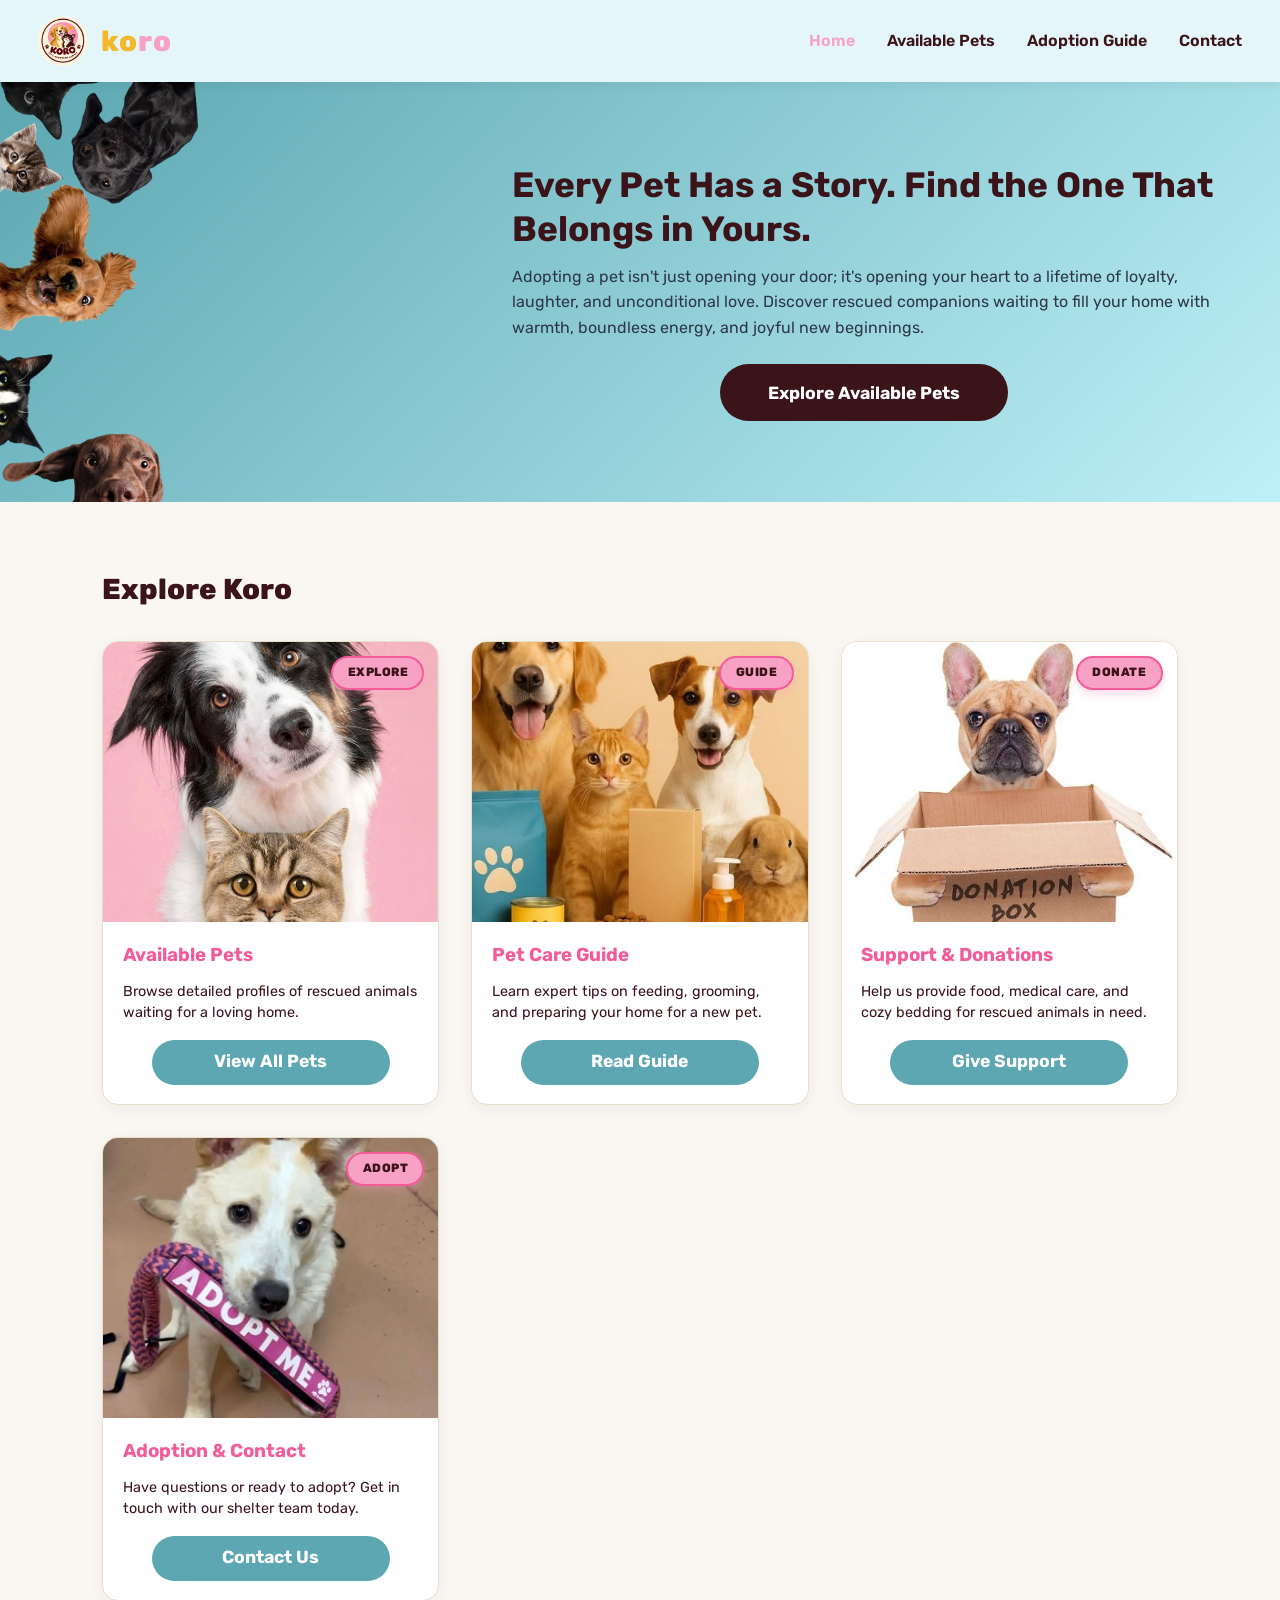
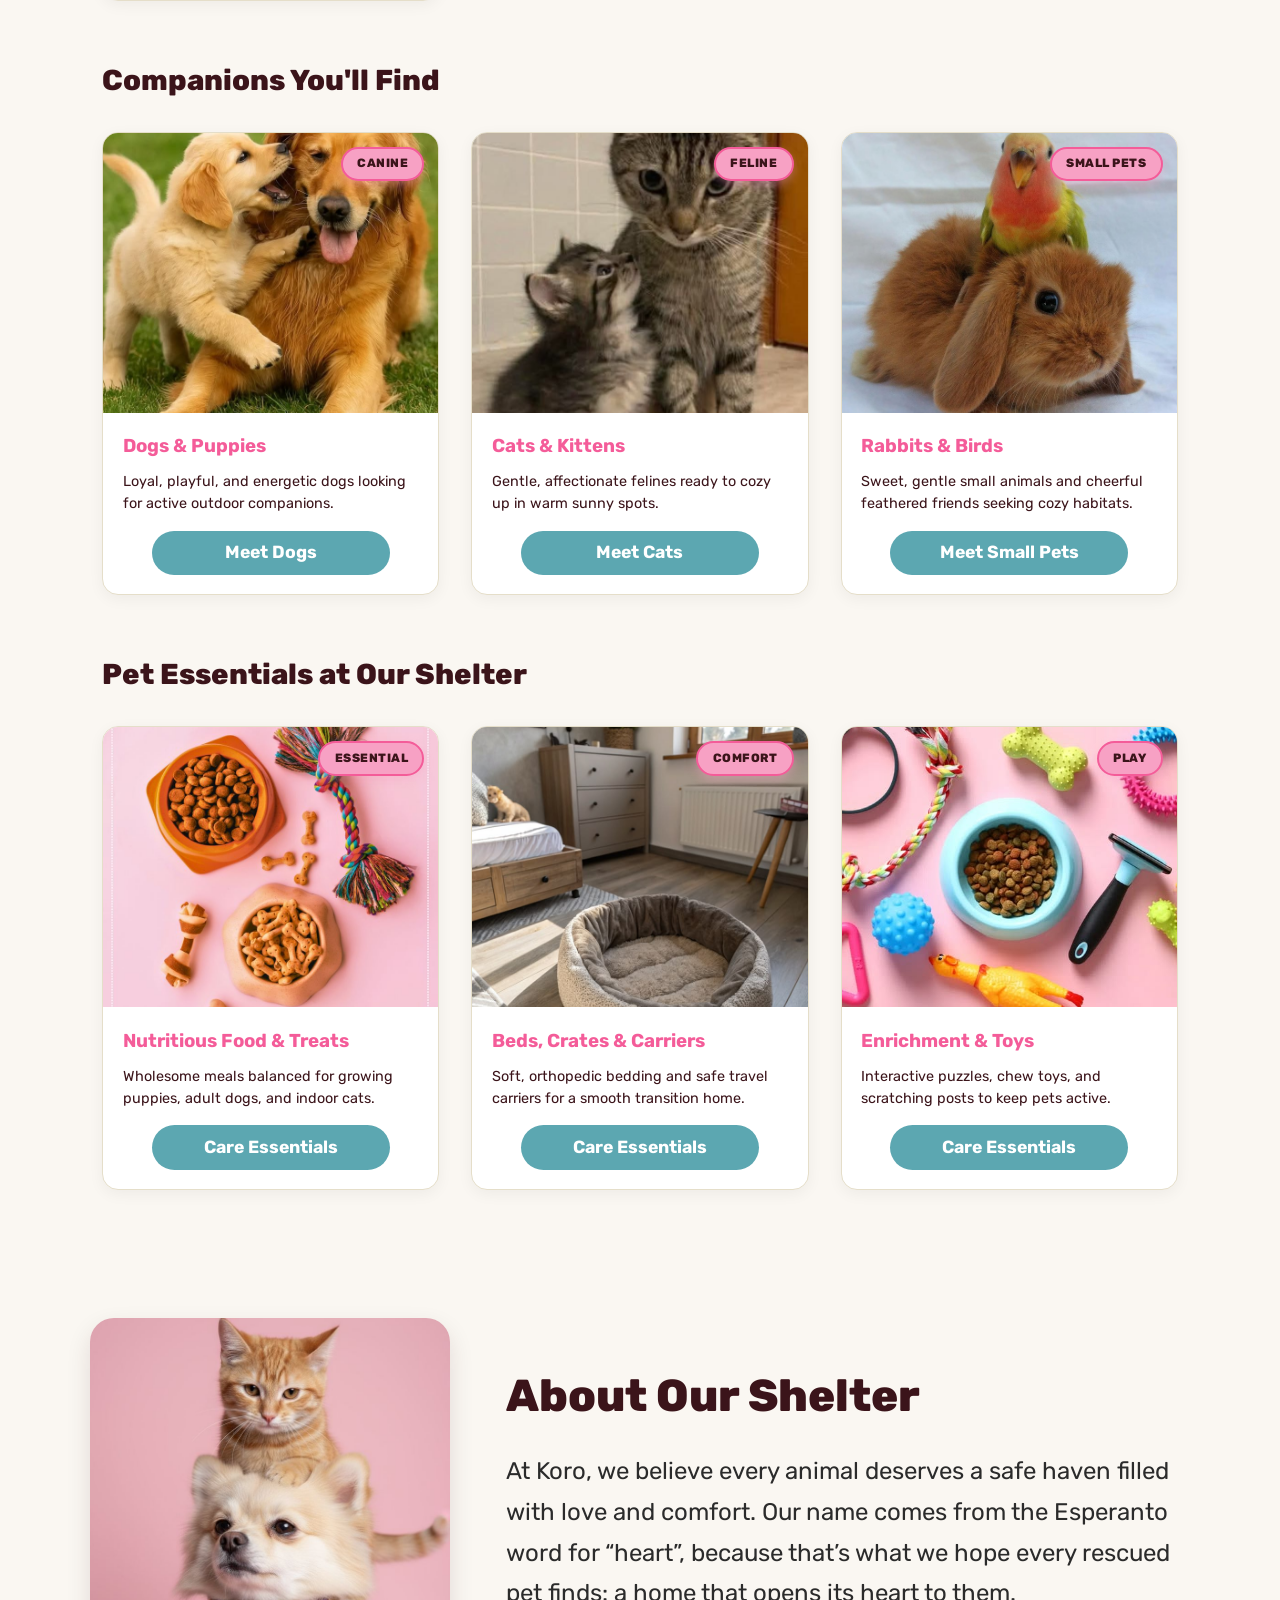
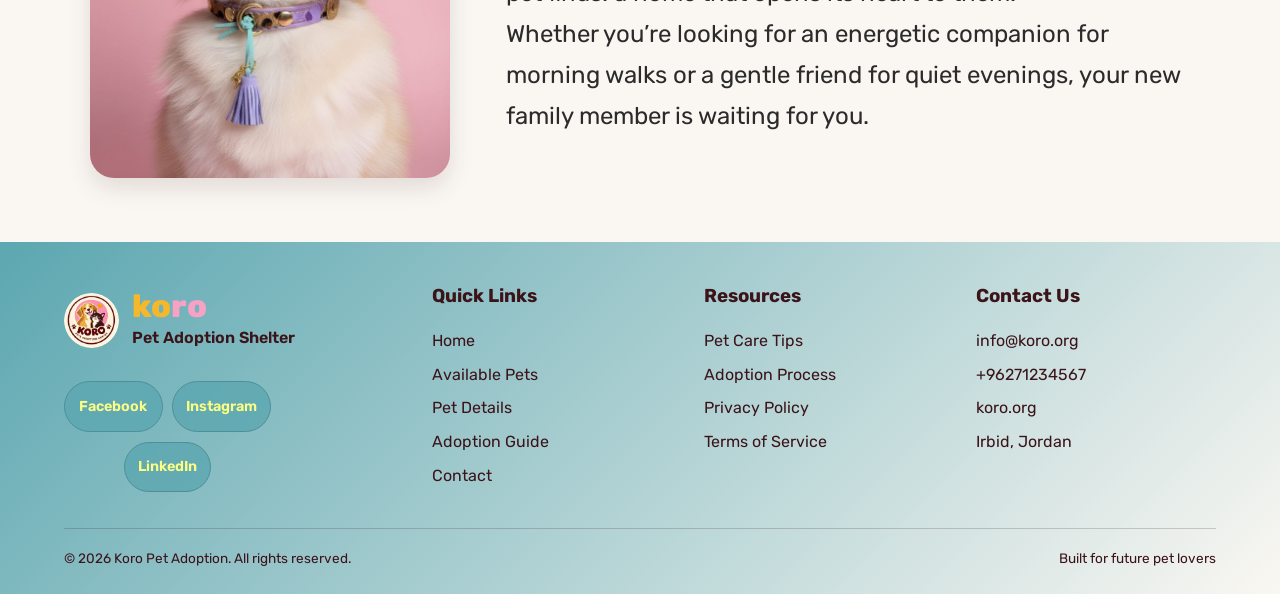
<file: index.html>
<!DOCTYPE html>
<html lang="en">
<head>
    <meta charset="UTF-8">
    <meta name="viewport" content="width=device-width, initial-scale=1.0">
    <title>koro</title>
    <link rel="icon" type="image/png" href="images/url.png">
    <link rel="preconnect" href="https://fonts.googleapis.com">
    <link rel="preconnect" href="https://fonts.gstatic.com" crossorigin>
    <link href="https://fonts.googleapis.com/css2?family=Rubik:ital,wght@0,300..900;1,300..900&display=swap" rel="stylesheet">
    <link rel="stylesheet" href="css/stylehome.css">
</head>
<body>

    <header>
        <div class="logo-container">
            <img src="images/koroLogo.jpeg" alt="koro Logo" class="logo-img">
            <h1>ko<span>ro</span></h1>
        </div>
        <nav>
            <a href="index.html" class="active">Home</a>
            <a href="pets.html">Available Pets</a>
            <a href="care-guide.html">Adoption Guide</a>
            <a href="contact.html">Contact</a>
        </nav>
    </header>

    <main>
        <section class="headcard">
            <div class="heroImage">
                <img src="images/hero2.png" alt="Adopt a Pet" class="hero-img">
            </div>
            <div class="heroContent">
                <h2>Every Pet Has a Story. Find the One That Belongs in Yours.</h2>
                <p>Adopting a pet isn't just opening your door; it's opening your heart to a lifetime of loyalty, laughter, and unconditional love. Discover rescued companions waiting to fill your home with warmth, boundless energy, and joyful new beginnings.</p>

                    <a href="pets.html" class="action-btn">Explore Available Pets</a>

            </div>
      
        </section>

        <div class="category-section">

            <section class="category-block">
                <h2 class="section-title">Explore Koro</h2>
                <div class="category-grid">
                    
                    <div class="category-card">
                        <div class="image-wrapper">
                            <img src="images/adopt.jpeg" class="card-img" alt="Available Pets">
                            <span class="badge">EXPLORE</span>
                        </div>
                        <div class="card-body">
                            <h3>Available Pets</h3>
                            <p class="pet-desc">Browse detailed profiles of rescued animals waiting for a loving home.</p>
                            <a href="pets.html" class="action-btn card-btn">View All Pets</a>
                        </div>
                    </div>

                    <div class="category-card">
                        <div class="image-wrapper">
                            <img src="images/petcare.jpeg" class="card-img" alt="Pet Care Guide">
                            <span class="badge">GUIDE</span>
                        </div>
                        <div class="card-body">
                            <h3>Pet Care Guide</h3>
                            <p class="pet-desc">Learn expert tips on feeding, grooming, and preparing your home for a new pet.</p>
                            <a href="care-guide.html" class="action-btn card-btn">Read Guide</a>
                        </div>
                    </div>

                    <div class="category-card">
                        <div class="image-wrapper">
                            <img src="images/donate.jpeg" class="card-img" alt="Support & Donate">
                            <span class="badge">DONATE</span>
                        </div>
                        <div class="card-body">
                            <h3>Support & Donations</h3>
                            <p class="pet-desc">Help us provide food, medical care, and cozy bedding for rescued animals in need.</p>
                            <a href="contact.html" class="action-btn card-btn">Give Support</a>
                        </div>
                    </div>

                    <div class="category-card">
                        <div class="image-wrapper">
                            <img src="images/contact.jpeg" class="card-img" alt="Adoption & Support">
                            <span class="badge">ADOPT</span>
                        </div>
                        <div class="card-body">
                            <h3>Adoption & Contact</h3>
                            <p class="pet-desc">Have questions or ready to adopt? Get in touch with our shelter team today.</p>
                            <a href="contact.html" class="action-btn card-btn">Contact Us</a>
                        </div>
                    </div>

                </div>
            </section>

            <section class="category-block">
                <h2 class="section-title">Companions You'll Find</h2>
                <div class="category-grid">

                    <div class="category-card">
                        <div class="image-wrapper">
                            <img src="images/dog.jpeg" class="card-img" alt="Dogs and Puppies">
                            <span class="badge">CANINE</span>
                        </div>
                        <div class="card-body">
                            <h3>Dogs & Puppies</h3>
                            <p class="pet-desc">Loyal, playful, and energetic dogs looking for active outdoor companions.</p>
                            <a href="pets.html" class="action-btn card-btn">Meet Dogs</a>
                        </div>
                    </div>

                    <div class="category-card">
                        <div class="image-wrapper">
                            <img src="images/cat.jpeg" class="card-img" alt="Cats and Kittens">
                            <span class="badge">FELINE</span>
                        </div>
                        <div class="card-body">
                            <h3>Cats & Kittens</h3>
                            <p class="pet-desc">Gentle, affectionate felines ready to cozy up in warm sunny spots.</p>
                            <a href="pets.html" class="action-btn card-btn">Meet Cats</a>
                        </div>
                    </div>

                    <div class="category-card">
                        <div class="image-wrapper">
                            <img src="images/rabbit.jpeg" class="card-img" alt="Rabbits and Birds">
                            <span class="badge">SMALL PETS</span>
                        </div>
                        <div class="card-body">
                            <h3>Rabbits & Birds</h3>
                            <p class="pet-desc">Sweet, gentle small animals and cheerful feathered friends seeking cozy habitats.</p>
                            <a href="pets.html" class="action-btn card-btn">Meet Small Pets</a>
                        </div>
                    </div>

                </div>
            </section>

            <section class="category-block">
                <h2 class="section-title">Pet Essentials at Our Shelter</h2>
                <div class="category-grid">

                    <div class="category-card">
                        <div class="image-wrapper">
                            <img src="images/food.jpeg" class="card-img" alt="Nutritious Pet Food">
                            <span class="badge">ESSENTIAL</span>
                        </div>
                        <div class="card-body">
                            <h3>Nutritious Food & Treats</h3>
                            <p class="pet-desc">Wholesome meals balanced for growing puppies, adult dogs, and indoor cats.</p>
                            <a href="care-guide.html" class="action-btn card-btn">Care Essentials</a>
                        </div>
                    </div>

                    <div class="category-card">
                        <div class="image-wrapper">
                            <img src="images/bed.jpeg" class="card-img" alt="Comfortable Pet Beds">
                            <span class="badge">COMFORT</span>
                        </div>
                        <div class="card-body">
                            <h3>Beds, Crates & Carriers</h3>
                            <p class="pet-desc">Soft, orthopedic bedding and safe travel carriers for a smooth transition home.</p>
                            <a href="care-guide.html" class="action-btn card-btn">Care Essentials</a>
                        </div>
                    </div>

                    <div class="category-card">
                        <div class="image-wrapper">
                            <img src="images/petToys.jpeg" class="card-img" alt="Pet Toys and Enrichment">
                            <span class="badge">PLAY</span>
                        </div>
                        <div class="card-body">
                            <h3>Enrichment & Toys</h3>
                            <p class="pet-desc">Interactive puzzles, chew toys, and scratching posts to keep pets active.</p>
                            <a href="care-guide.html" class="action-btn card-btn">Care Essentials</a>
                        </div>
                    </div>

                </div>
            </section>

        </div>

        <section class="about">
            <div class="about-container">
                <div class="about-image-container">
                    <img src="images/about.jpeg" class="about-img" alt="Koro Shelter Story">
                </div>
                <div class="about-content">
                    <h2>About Our Shelter</h2>
                    <p>At Koro, we believe every animal deserves a safe haven filled with love and comfort. Our name comes from the Esperanto word for “heart”, because that’s what we hope every rescued pet finds: a home that opens its heart to them.</p>
                    <p>Whether you’re looking for an energetic companion for morning walks or a gentle friend for quiet evenings, your new family member is waiting for you.</p>
                </div>
            </div>
        </section>
    </main>

    <footer class="footer">
        <div class="footer-container">
            <div class="footer-brand">
                <img src="images/url.png" alt="koro Logo" class="footer-logo">
                <h2>ko<span>ro</span></h2>
                <p>Pet Adoption Shelter</p>
                <div class="social-links">
                    <a href="#">Facebook</a>
                    <a href="#">Instagram</a>
                    <a href="#">LinkedIn</a>
                </div>
            </div>
            <div class="footer-column">
                <h3>Quick Links</h3>
                <ul>
                    <li><a href="home.html">Home</a></li>
                    <li><a href="pets.html">Available Pets</a></li>
                    <li><a href="pet-details.html">Pet Details</a></li>
                    <li><a href="care-guide.html">Adoption Guide</a></li>
                    <li><a href="contact.html">Contact</a></li>
                </ul>
            </div>
            <div class="footer-column">
                <h3>Resources</h3>
                <ul>
                    <li><a href="care-guide.html">Pet Care Tips</a></li>
                    <li><a href="contact.html">Adoption Process</a></li>
                    <li><a href="#">Privacy Policy</a></li>
                    <li><a href="#">Terms of Service</a></li>
                </ul>
            </div>
            <div class="footer-column">
                <h3>Contact Us</h3>
                <ul>
                    <li><a href="mailto:#">info@koro.org</a></li>
                    <li><a href="tel:+96271234567">+96271234567</a></li>
                    <li><a href="home.html">koro.org</a></li>
                    <li>Irbid, Jordan</li>
                </ul>
            </div>
        </div>
        <div class="footer-bottom">
            <p>&copy; 2026 Koro Pet Adoption. All rights reserved.</p>
            <p>Built for future pet lovers</p>
        </div>
    </footer>

</body>
</html>
</file>
<file: css/stylehome.css>
* {
    margin: 0;
    padding: 0;
    box-sizing: border-box;
    font-family: 'Rubik',;
}

:root {
    --primary-teal: #5ca7b1;
    --teal-light: #bef0f8;
    --brown: #3b141a;
    --pink: #f7a1c4;
    --yellow: #f5b72b;
    --bg-cream: #faf7f2;
    --card-bg: #ffffff;
    --text-color: #2b2b2b;
    --border-color: #e5dec9;
}

body {
    font-family: 'Rubik';
    background-color: var(--bg-cream);
    color: var(--text-color);
    line-height: 1.6;
}

img {
    max-width: 100%;
    height: auto;
    display: block;
}

a {
    text-decoration: none;
    color: inherit;
}

header {
    position: sticky;
    top: 0;
    z-index: 1000;
    display: flex;
    justify-content: space-between;
    align-items: center;
    background-color: #e4f6f9;
    padding: 1rem 3%;
    box-shadow: 0 4px 10px rgba(0, 0, 0, 0.05);
}

.logo-container {
    display: flex;
    align-items: center;
    gap: 0.8rem;
}

.logo-img {
    height: 50px;
    width: auto;
    border-radius: 50%;
    object-fit: cover;
}

.logo-container h1 {
    font-size: 1.8rem;
    font-weight: 800;
    color: var(--yellow);
    letter-spacing: 1px;
}

.logo-container h1 span {
    color: var(--pink);
}

nav {
    display: flex;
    gap: 2rem;
    align-items: center;
}

nav a{
    font-weight: 600;
    color: var(--brown);
    transition: color 0.3s ease;
}

nav a:hover, nav a.active{
    color: var(--pink);
}

.headcard {
    display: flex;
    width: 100%;
    background: linear-gradient(135deg, var(--primary-teal) 0%, var(--teal-light) 100%);
    box-shadow: 0 4px 15px rgba(103,191,203,0.15);
    overflow: hidden;
}

.heroImage {
    position: relative;
    flex: 0 0 35%;
    min-height: 420px;
}

.heroImage .hero-img {
    position: absolute;
    inset: 0;
    width: 100%;
    height: 100%;
    object-fit: contain;
    object-position: left center;
}

.heroContent {  
    flex: 1;
    padding: 2.5rem 5%;
    display: flex;
    flex-direction: column;
    justify-content: center;
}

.heroContent h2 {
    font-size: 2.2rem;
    line-height: 1.25;
    margin-bottom: 0.8rem;
    color: var(--brown);
}

.heroContent p {
    font-size: 1rem;
    line-height: 1.6;
    margin-bottom: 1.5rem;
    color: #2d3748;  
}

.action-btn {
    display: inline-block;
    align-self: center;
    text-align: center;
    background-color: var(--brown);
    padding: 0.9rem 3rem;
    border-radius: 30px;
    font-weight: 700;
    font-size: 1.1rem ;
    color: #ffffff;
    transition: transform 0.2s ease, background-color 0.3s ease;
}

.action-btn:hover {
    background-color: var(--pink);
    color: var(--brown);
    transform: translateY(-2px);
}

.category-section {
   padding: 4rem 8%;
   background-color: var(--bg-cream);
}

.category-block {
    margin-bottom: 3.5rem;
}

.category-block:last-child {
    margin-bottom: 0;
}

.section-title {
    font-size: 1.8rem;
    font-weight: 800;
    color: var(--brown);
    margin-bottom: 1.8rem;

}

.category-grid {
    display: grid;
    grid-template-columns: repeat(auto-fit, minmax(250px, 1fr));
    gap: 2rem;
}

.category-card {
    background-color: var(--card-bg);
    border-radius: 16px;
    border: 1px solid var(--border-color);
    display: flex;
    flex-direction: column;
    box-shadow: 0 4px 15px rgba(0, 0, 0, 0.05);
    transition: transform 0.3s ease, box-shadow 0.3s ease;
    overflow: hidden;
}

.category-card:hover {
    transform: translateY(-5px);
    box-shadow: 0 10px 25px rgba(59, 20, 26, 0.08);
}

.image-wrapper {
    position: relative;
    height: 280px;
    overflow: hidden;
}

.card-img{
    width: 100%;
    height: 100%;
    object-fit: cover;
    transition: transform 0.4s;
}

.category-card:hover .card-img{
    transform: scale(1.05);
}

.image-wrapper .badge{
    position: absolute;
    top: 14px;
    right: 14px;
    background-color: var(--pink);
    color: var(--brown);
    font-size: 0.75rem;
    font-weight: 800;
    padding: 0.35rem 0.9rem;
    border: 2px solid #f45c99;
    border-radius: 20px;
    letter-spacing: 0.5px;
    box-shadow: 0 4px 10px rgba(247, 161, 196, 0.4);
    transition: transform 0.2s ease, background-color 0.2s ease;
}

.category-card:hover .image-wrapper .badge {
    transform: rotate(3deg) scale(1.08);
    background-color: var(--yellow);
}

.card-body {
    padding:1.2rem;
    display:flex;
    flex-direction: column;
}

.card-body h3{
    color: #f45c99;
    font-weight: 700;
    margin-bottom: 0.6rem;
}

.pet-desc{
    font-size: 0.9rem;
    color:var(--brown);
    line-height: 1.5;
    margin-bottom: 1rem;
    flex-grow: 1;
}

.card-btn{
    display: inline-flex;
    align-items:center;
    justify-content: center;
    background-color: var(--primary-teal);
    text-align: center;
    align-self:center;
    width: 80%;
    height: 2.8rem;
    font-weight: 700;
    line-height: 1;
    border-radius: 25px;

}

.about{
    background-color: var(--bg-cream);
    padding: 4rem 5%;
}

.about-container{
    max-width: 1100px;
    margin:0 auto;
    display: flex;
    align-items: center;
    gap: 3.5rem;
}

.about-image-container {
    flex: 0 0 360px;
    height: 460px;
    border-radius: 24px;
    overflow: hidden;
    box-shadow: 0 10px 25px rgba(59, 20, 26, 0.12);
}

.about-img {
    width: 100%;
    height: 100%;
    object-fit: cover;
}

.about-content{
    flex:1;
}

.about-content h2{
    font-size: 2.8rem;
    font-weight: 800;
    color: var(--brown);
    margin-bottom: 1.2rem;
}

.about-content p{
    font-size: 1.5rem;
    line-height: 1.7;
}

.footer {
    background: linear-gradient(135deg, var(--primary-teal) 0%, #faf7f2 100%);
    color: #3b141a;
    padding: 2.5rem 5% 1.5rem;
}

.footer-container {
    max-width: 1200px;
    margin: 0 auto;
    display: grid;
    grid-template-columns: 1.4fr repeat(3, 1fr);
    gap: 2rem;
}

.footer-brand {
    display: grid;
    grid-template-columns: auto 1fr;
    align-items: center;
    column-gap: 0.8rem;
    justify-items: start;
}

.footer-logo {
    grid-row: 1/ span 2 ;
    width: 55px;
    height: 55px;
    border-radius: 50%;
    object-fit: cover;
}

.footer-brand h2 {
    align-self: end;
    font-size: 2rem;
    font-weight: 800;
    color: var(--yellow);
    line-height: 1;
}

.footer-brand span {
    color: var(--pink);
}

.footer-brand p {
    align-self: start;
    margin: 0.2rem 0 0;
    font-weight: 600;
}

.social-links {
    grid-column: 1/ -1;
    margin-top: 1.2rem;
    display: grid;
    grid-template-columns: repeat(2,1fr);
    width:fit-content;
    gap: 0.6rem;
}

.social-links a {
    color: #fdff82;
    background-color: #5ca7b1d0;
    padding: 0.8rem;
    border: 1px solid #4f9098;
    border-radius: 30px;
    font-size: 0.9rem;
    font-weight: 600;
    text-align: center;
    transition: all 0.25s ease;
}

.social-links a:hover {
    background-color: #f7a1c4;
    border-color: #f45c99;
    color: var(--brown);
    transform: translateY(-2px);
}

.social-links a:nth-child(3){
    grid-column: 1/-1;
    justify-self: center;
}

.footer-column h3 {
    margin-bottom: 1rem;
    font-weight: 700;
}

.footer-column ul {
    list-style: none;
}

.footer-column li {
    margin-bottom: 0.5rem;
}

.footer-column a {
    display: inline-block;
    transition: color 0.25s ease, transform 0.25s ease;
}

.footer-column a:hover {
    color: #f45c99;
    transform: translateX(4px);
}

.footer-bottom {
    max-width: 1200px;
    margin: 2rem auto 0;
    padding-top: 1.2rem;
    border-top: 1px solid rgba(59, 20, 26, 0.2);
    display: flex;
    justify-content: space-between;
    align-items: center;
    flex-wrap: wrap;
    gap: 0.5rem;
    font-size: 0.85rem;
}


/* ----------------------------------------------------------------------- */



@media (max-width: 900px) {
    header {
        flex-direction: row;
        justify-content: space-between;
        gap: 0.8rem;
        padding: 0.8rem 3%;
        align-items: center;
    }

    nav {
        gap: 0.7rem;
        flex-wrap: nowrap;
        justify-content: flex-end;
    }

    nav a {
        font-size: 0.8rem;
        white-space: nowrap;
    }

    .logo-img {
        height: 38px;
    }

    .logo-container{
        gap: 0.5rem;
    }

    .logo-container h1 {
        font-size: 1.3rem;
    }

    .headcard {
        align-items: stretch;
        min-height: 380px;
    }

    .heroImage {
        flex: 0 0 auto;
        position: static;
        min-height: 0;
    }

    .heroImage .hero-img {
        position: static;
        inset: auto;
        width: auto;
        height: 380px;
        max-width: none;
        object-fit: contain;
    }

    .heroContent {
        padding: 2.5rem 3% 2.5rem 0.5rem;
    }

    .heroContent h2 {
        font-size: 1.25rem;
        margin-bottom: 0.4rem;
    }

    .heroContent p {
        font-size: 0.8rem;
        margin-bottom: 0.9rem;
    }

    .action-btn {
        padding: 0.45rem 1.1rem;
    }

    .category-section{
        padding: 2rem 5%;
    }

    .section-title{
        font-size: 1.5rem;
        margin-bottom: 1.5rem;
        text-align: center;
    }
    .category-grid{
        grid-template-columns: repeat(2,1fr);
        gap:1.5rem;
    }

    .card-body{
        padding: 1.2rem;
    }
    
    .image-wrapper{
        height: 220px;
    }
  
    .about{
        padding: 3.5rem;
    }
 
    .about-container{
        flex-direction: column;
        text-align: center;
        gap: 2rem;
    }

    .about-image-container{
        flex:none;
        width:100%;
        max-width: 400px;
        height: 400px;
        margin: 4rem;
    }

    .about-content{
        text-align: center;
    }

    .about-content h2{
        font-size: 2rem;

    }

    .footer {
    padding: 2rem 5% 1.2rem;
    }

    .footer-container {
        grid-template-columns: repeat(3, 1fr);
        gap: 1.8rem 1.5rem;
    }

    .footer-brand {
        grid-column: 1 / -1;
    }

    .footer-bottom {
        margin-top: 1.5rem;
    }

}

@media (max-width: 650px) {
    header {
        flex-direction: column;
        justify-content: center;
        align-items: center;
        padding: 0.6rem 4%;
        gap: 0.4rem;
    }

    .logo-img {
        height: 34px;
    }

    .logo-container h1 {
        font-size: 1.2rem;
    }

    nav {
        flex-wrap: wrap;
        justify-content: center;
        gap: 0.3rem 0.8rem;
    }

    nav a {
        font-size: 0.8rem;
        white-space: nowrap;
    }


    .headcard {
        --hero-h: 280px;
        flex-direction: row;
        min-height: var(--hero-h);
    }

    .heroImage .hero-img {
        height: var(--hero-h);
        width: auto;
    }

    .heroContent {
        padding: 1rem 4% 1rem 0.6rem;
    }

    .heroContent h2 {
        font-size: 1rem;
        line-height: 1.25;
        margin-bottom: 0.4rem;
    }

    .heroContent p {
        font-size: 0.72rem;
        line-height: 1.5;
        margin-bottom: 0.8rem;
    }

    .action-btn {
        padding: 0.4rem 0.9rem;
    }

    
    .category-section {
        padding: 2.5rem 5%;
    }

    .category-block {
        margin-bottom: 2.5rem;
    }

    .section-title {
        font-size: 1.4rem;
        margin-bottom: 1.2rem;
    }

    .category-grid {
        grid-template-columns: 1fr;
        gap: 1.2rem;
    }

    .about {
        padding: 2.5rem 4%;
    }

    .about-image-container {
        max-width: 100%;
        height: 360px;
        border-radius: 18px;
    }

    .about-content h2 {
        font-size: 1.65rem;
        margin-bottom: 0.8rem;
    }

    .about-content p {
        font-size: 0.95rem;
        line-height: 1.6;
    }


    .footer {
        padding: 2rem 5% 1.2rem;
    }

    .footer-container {
        grid-template-columns: repeat(2, max-content); 
        justify-content: center;                        
        column-gap: 2.5rem;
        row-gap: 1.5rem;
    }

    .footer-brand {
        grid-column: 1 / -1;
        grid-template-columns: auto auto;
        justify-content: center;
    }

    .social-links {
        justify-self: center;
    }

    .footer-column:last-child {
        grid-column: 1 / -1;
    }

    .footer-column h3 {
        font-size: 1.3rem;
        margin-bottom: 0.6rem;
        white-space: nowrap;
    }

    .footer-column li {
        font-size: 1rem;
        margin-bottom: 0.4rem;
        white-space: nowrap;
    }

    .footer-bottom {
        flex-direction: column;
        text-align: center;
        gap: 0.3rem;
        font-size: 0.78rem;
    }

}
</file>
